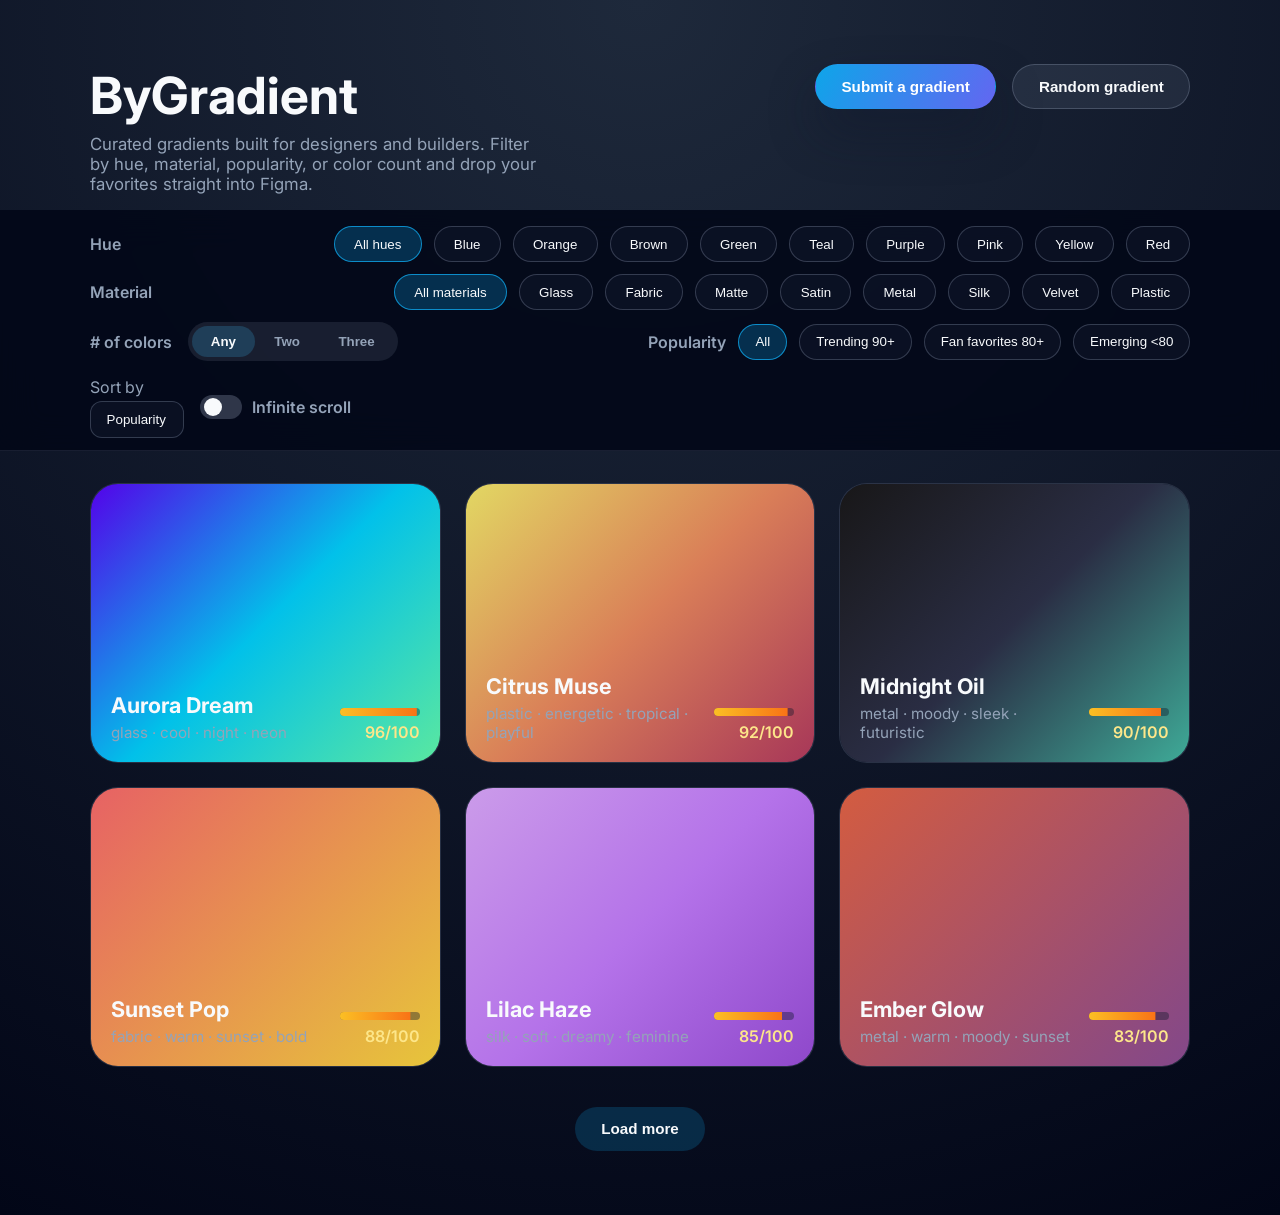
<file: resources/web/bygradient/index.html>
<!DOCTYPE html>
<html lang="en">
  <head>
    <meta charset="UTF-8" />
    <meta name="viewport" content="width=device-width, initial-scale=1.0" />
    <title>ByGradient · Gradient Gallery</title>
    <link rel="stylesheet" href="styles.css" />
    <link rel="preconnect" href="https://fonts.googleapis.com" />
    <link rel="preconnect" href="https://fonts.gstatic.com" crossorigin />
    <link
      href="https://fonts.googleapis.com/css2?family=Inter:wght@400;500;600;700&display=swap"
      rel="stylesheet"
    />
  </head>
  <body>
    <header class="hero">
      <div class="hero__content">
        <h1>ByGradient</h1>
        <p>
          Curated gradients built for designers and builders. Filter by hue, material, popularity, or color count and drop your favorites straight into Figma.
        </p>
      </div>
      <div class="hero__actions">
        <button class="primary-btn">Submit a gradient</button>
        <button class="secondary-btn">Random gradient</button>
      </div>
    </header>

    <section class="filters" aria-label="Gradient filters">
      <div class="filters__row filters__row--scroll">
        <span class="filters__label">Hue</span>
        <div class="filters__chips" id="hueChips"></div>
      </div>
      <div class="filters__row filters__row--scroll">
        <span class="filters__label">Material</span>
        <div class="filters__chips" id="materialChips"></div>
      </div>
      <div class="filters__row">
        <div class="segmented" role="group" aria-label="Number of colors">
          <span class="filters__label"># of colors</span>
          <div class="segmented__options" id="colorCountOptions">
            <button class="segmented__option active" data-count="all">Any</button>
            <button class="segmented__option" data-count="2">Two</button>
            <button class="segmented__option" data-count="3">Three</button>
          </div>
        </div>
        <div class="filters__group" aria-label="Popularity filter">
          <span class="filters__label">Popularity</span>
          <div class="filters__chips filters__chips--compact" id="popularityChips"></div>
        </div>
        <div class="filters__controls">
          <label class="select">
            <span>Sort by</span>
            <select id="sortSelect">
              <option value="popularity">Popularity</option>
              <option value="name">Name</option>
              <option value="material">Material</option>
            </select>
          </label>
          <label class="toggle">
            <input type="checkbox" id="infiniteToggle" />
            <span class="toggle__track"></span>
            <span class="toggle__label">Infinite scroll</span>
          </label>
        </div>
      </div>
    </section>

    <main>
      <section class="gallery" id="gallery" aria-live="polite"></section>
      <button id="loadMore" class="load-more">Load more</button>
    </main>

    <template id="gradientCardTemplate">
      <article class="gradient-card">
        <div class="gradient-card__preview"></div>
        <div class="gradient-card__meta">
          <div>
            <h2 class="gradient-card__title"></h2>
            <p class="gradient-card__tags"></p>
          </div>
          <div class="gradient-card__popularity" aria-label="Popularity score">
            <span class="gradient-card__popularity-bar"></span>
            <span class="gradient-card__popularity-value"></span>
          </div>
        </div>
        <div class="gradient-card__actions" aria-hidden="true">
          <button class="icon-btn" data-action="copy-css">Copy CSS</button>
          <button class="icon-btn" data-action="view">View details</button>
          <button class="icon-btn" data-action="figma">Add to Figma</button>
        </div>
      </article>
    </template>

    <script type="module" src="data.js"></script>
    <script type="module" src="script.js"></script>
  </body>
</html>
</file>
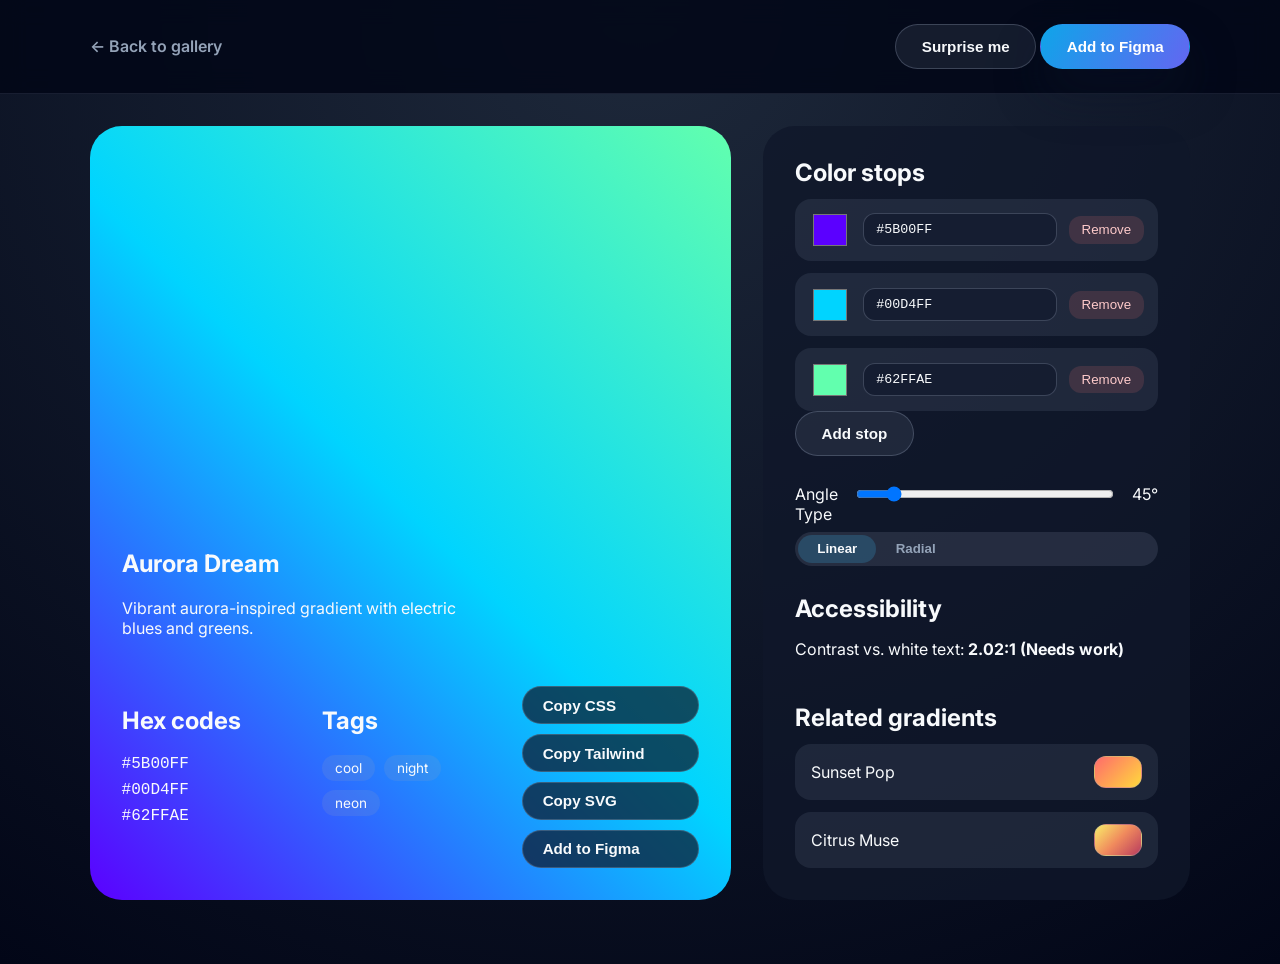
<file: resources/web/bygradient/gradient.html>
<!DOCTYPE html>
<html lang="en">
  <head>
    <meta charset="UTF-8" />
    <meta name="viewport" content="width=device-width, initial-scale=1.0" />
    <title>ByGradient · Gradient Detail</title>
    <link rel="stylesheet" href="styles.css" />
    <link rel="preconnect" href="https://fonts.googleapis.com" />
    <link rel="preconnect" href="https://fonts.gstatic.com" crossorigin />
    <link
      href="https://fonts.googleapis.com/css2?family=Inter:wght@400;500;600;700&display=swap"
      rel="stylesheet"
    />
  </head>
  <body class="detail">
    <header class="detail__header">
      <a class="back-link" href="./">← Back to gallery</a>
      <div class="detail__header-actions">
        <button class="secondary-btn" id="randomGradient">Surprise me</button>
        <button class="primary-btn" id="addToFigmaHeader">Add to Figma</button>
      </div>
    </header>

    <main class="detail__layout">
      <section class="detail__preview" id="gradientPreview">
        <div class="detail__preview-info">
          <h1 id="gradientName"></h1>
          <p id="gradientDescription"></p>
        </div>
        <div class="detail__meta">
          <div>
            <h2>Hex codes</h2>
            <ul id="hexList" class="detail__hex-list"></ul>
          </div>
          <div>
            <h2>Tags</h2>
            <div id="tagList" class="detail__tags"></div>
          </div>
          <div class="detail__quick-actions">
            <button class="icon-btn" data-copy="css">Copy CSS</button>
            <button class="icon-btn" data-copy="tailwind">Copy Tailwind</button>
            <button class="icon-btn" data-copy="svg">Copy SVG</button>
            <button class="icon-btn" id="detailAddToFigma">Add to Figma</button>
          </div>
        </div>
      </section>

      <aside class="detail__editor" aria-label="Gradient editor">
        <div class="editor-section">
          <h2>Color stops</h2>
          <div id="colorStops" class="color-stops"></div>
          <button class="secondary-btn" id="addStop">Add stop</button>
        </div>
        <div class="editor-section">
          <label class="slider">
            <span>Angle</span>
            <input type="range" id="angleSlider" min="0" max="360" value="45" />
            <span id="angleValue">45°</span>
          </label>
          <div class="toggle-group">
            <span>Type</span>
            <div class="toggle-group__buttons">
              <button class="toggle-group__button active" data-type="linear">Linear</button>
              <button class="toggle-group__button" data-type="radial">Radial</button>
            </div>
          </div>
        </div>
        <div class="editor-section">
          <h2>Accessibility</h2>
          <p>
            Contrast vs. white text: <strong id="contrastValue"></strong>
          </p>
        </div>
        <div class="editor-section">
          <h2>Related gradients</h2>
          <div id="relatedGradients" class="related-list"></div>
        </div>
      </aside>
    </main>

    <script type="module" src="data.js"></script>
    <script type="module" src="detail.js"></script>
  </body>
</html>
</file>
<file: resources/web/bygradient/styles.css>
:root {
  color-scheme: light dark;
  font-family: 'Inter', system-ui, -apple-system, BlinkMacSystemFont, 'Segoe UI',
    sans-serif;
  --bg: #0f172a;
  --card-bg: rgba(15, 23, 42, 0.6);
  --card-border: rgba(148, 163, 184, 0.2);
  --surface: rgba(15, 23, 42, 0.8);
  --muted: #94a3b8;
  --text: #f8fafc;
  --accent: #38bdf8;
  --accent-soft: rgba(56, 189, 248, 0.15);
  --shadow: 0 24px 48px rgba(15, 23, 42, 0.4);
}

* {
  box-sizing: border-box;
}

body {
  margin: 0;
  background: radial-gradient(circle at top, #1e293b, #020617);
  color: var(--text);
  min-height: 100vh;
}

.sr-status {
  position: absolute;
  width: 1px;
  height: 1px;
  padding: 0;
  margin: -1px;
  overflow: hidden;
  clip: rect(0, 0, 0, 0);
  white-space: nowrap;
  border: 0;
}

a {
  color: inherit;
  text-decoration: none;
}

.hero {
  display: flex;
  justify-content: space-between;
  gap: 2rem;
  padding: clamp(2rem, 6vw, 4rem) clamp(2rem, 7vw, 6rem) 1rem;
}

.hero__content h1 {
  margin: 0 0 0.5rem;
  font-size: clamp(2.5rem, 4vw, 3.5rem);
}

.hero__content p {
  margin: 0;
  color: var(--muted);
  max-width: 42ch;
  font-size: 1.05rem;
}

.hero__actions {
  display: flex;
  gap: 1rem;
  align-items: flex-start;
}

.primary-btn,
.secondary-btn,
.icon-btn,
.load-more {
  border-radius: 999px;
  border: 1px solid transparent;
  padding: 0.8rem 1.6rem;
  font-weight: 600;
  font-size: 0.95rem;
  cursor: pointer;
  transition: transform 0.2s ease, box-shadow 0.2s ease;
}

.primary-btn {
  background: linear-gradient(120deg, #0ea5e9, #6366f1);
  color: white;
  box-shadow: var(--shadow);
}

.secondary-btn {
  background: rgba(148, 163, 184, 0.12);
  color: var(--text);
  border-color: rgba(148, 163, 184, 0.3);
}

.icon-btn {
  padding: 0.6rem 1.2rem;
  border-radius: 999px;
  background: rgba(15, 23, 42, 0.72);
  border-color: rgba(148, 163, 184, 0.32);
  color: var(--text);
  display: inline-flex;
  align-items: center;
  gap: 0.5rem;
}

.primary-btn:hover,
.secondary-btn:hover,
.icon-btn:hover,
.load-more:hover {
  transform: translateY(-1px);
  box-shadow: 0 16px 32px rgba(14, 165, 233, 0.25);
}

.filters {
  position: sticky;
  top: 0;
  backdrop-filter: blur(18px);
  background: rgba(2, 6, 23, 0.85);
  padding: 1rem clamp(2rem, 7vw, 6rem) 0.75rem;
  z-index: 10;
  border-bottom: 1px solid rgba(148, 163, 184, 0.15);
  display: flex;
  flex-direction: column;
  gap: 0.75rem;
}

.filters__row {
  display: flex;
  align-items: center;
  justify-content: space-between;
  gap: 1rem;
  flex-wrap: wrap;
}

.filters__row--scroll {
  overflow-x: auto;
  scrollbar-width: thin;
  gap: 1.5rem;
}

.filters__label {
  font-weight: 600;
  color: var(--muted);
  white-space: nowrap;
}

.filters__chips {
  display: flex;
  gap: 0.75rem;
  min-width: max-content;
}

.filters__chips--compact .chip {
  padding-inline: 1rem;
}

.filters__group {
  display: flex;
  align-items: center;
  gap: 0.75rem;
  flex-wrap: wrap;
}

.filters__group .filters__chips {
  flex-wrap: wrap;
  min-width: auto;
}

.chip {
  padding: 0.6rem 1.2rem;
  border-radius: 999px;
  border: 1px solid rgba(148, 163, 184, 0.3);
  background: rgba(15, 23, 42, 0.6);
  color: var(--text);
  font-weight: 500;
  cursor: pointer;
  transition: border-color 0.2s ease, background 0.2s ease;
}

.chip.active {
  border-color: rgba(14, 165, 233, 0.8);
  background: rgba(14, 165, 233, 0.25);
}

.segmented {
  display: flex;
  align-items: center;
  gap: 1rem;
}

.segmented__options {
  display: inline-flex;
  border-radius: 999px;
  background: rgba(148, 163, 184, 0.14);
  padding: 0.25rem;
}

.segmented__option {
  border: none;
  background: transparent;
  color: var(--muted);
  padding: 0.5rem 1.2rem;
  border-radius: 999px;
  font-weight: 600;
  cursor: pointer;
}

.segmented__option.active {
  background: rgba(56, 189, 248, 0.2);
  color: var(--text);
}

.select {
  display: flex;
  flex-direction: column;
  gap: 0.25rem;
  color: var(--muted);
}

.select select {
  appearance: none;
  background: rgba(15, 23, 42, 0.6);
  border: 1px solid rgba(148, 163, 184, 0.3);
  color: var(--text);
  padding: 0.6rem 1rem;
  border-radius: 0.75rem;
  font-weight: 500;
}

.filters__controls {
  display: flex;
  align-items: center;
  gap: 1rem;
}

.toggle {
  display: inline-flex;
  align-items: center;
  gap: 0.65rem;
  cursor: pointer;
  color: var(--muted);
}

.toggle input {
  display: none;
}

.toggle__track {
  width: 42px;
  height: 24px;
  border-radius: 999px;
  background: rgba(148, 163, 184, 0.3);
  position: relative;
  transition: background 0.2s ease;
}

.toggle__track::after {
  content: '';
  position: absolute;
  width: 18px;
  height: 18px;
  border-radius: 999px;
  background: var(--text);
  top: 3px;
  left: 4px;
  transition: transform 0.2s ease;
}

.toggle input:checked + .toggle__track {
  background: rgba(14, 165, 233, 0.6);
}

.toggle input:checked + .toggle__track::after {
  transform: translateX(18px);
}

.toggle__label {
  font-weight: 600;
}

main {
  padding: 2rem clamp(2rem, 7vw, 6rem) 4rem;
}

.gallery {
  display: grid;
  grid-template-columns: repeat(auto-fill, minmax(260px, 1fr));
  gap: 1.5rem;
}

.empty-state {
  grid-column: 1 / -1;
  text-align: center;
  color: var(--muted);
  padding: 2rem 0;
}

.gradient-card {
  position: relative;
  border-radius: 1.75rem;
  overflow: hidden;
  background: var(--card-bg);
  border: 1px solid var(--card-border);
  min-height: 280px;
  display: flex;
  flex-direction: column;
  justify-content: flex-end;
  padding: 1.25rem;
  gap: 1rem;
  transition: transform 0.3s ease, box-shadow 0.3s ease;
}

.gradient-card:hover {
  transform: translateY(-4px);
  box-shadow: var(--shadow);
}

.gradient-card__preview {
  position: absolute;
  inset: 0;
  z-index: 0;
  opacity: 0.9;
}

.gradient-card__meta {
  position: relative;
  z-index: 1;
  display: flex;
  justify-content: space-between;
  align-items: flex-end;
  gap: 1rem;
}

.gradient-card__title {
  margin: 0;
  font-size: 1.35rem;
}

.gradient-card__tags {
  margin: 0.3rem 0 0;
  color: var(--muted);
  font-size: 0.95rem;
}

.gradient-card__popularity {
  display: flex;
  flex-direction: column;
  align-items: flex-end;
  gap: 0.35rem;
}

.gradient-card__popularity-bar {
  width: 80px;
  height: 8px;
  border-radius: 999px;
  background: rgba(15, 23, 42, 0.4);
  overflow: hidden;
  position: relative;
}

.gradient-card__popularity-bar::after {
  content: '';
  position: absolute;
  inset: 0;
  background: linear-gradient(90deg, #fbbf24, #f97316);
  transform-origin: left;
  transform: scaleX(var(--popularity, 0.5));
}

.gradient-card__popularity-value {
  font-weight: 600;
  color: #fde68a;
}

.gradient-card__actions {
  position: absolute;
  inset: auto 1rem 1rem 1rem;
  display: flex;
  gap: 0.75rem;
  opacity: 0;
  transform: translateY(6px);
  transition: opacity 0.2s ease, transform 0.2s ease;
  z-index: 2;
}

.gradient-card:hover .gradient-card__actions,
.gradient-card:focus-within .gradient-card__actions {
  opacity: 1;
  transform: translateY(0);
}

.load-more {
  margin: 2.5rem auto 0;
  display: block;
  background: rgba(14, 165, 233, 0.2);
  color: var(--text);
}

.detail__header {
  display: flex;
  justify-content: space-between;
  align-items: center;
  padding: 1.5rem clamp(2rem, 7vw, 6rem);
  border-bottom: 1px solid rgba(148, 163, 184, 0.15);
  backdrop-filter: blur(12px);
  background: rgba(2, 6, 23, 0.85);
  position: sticky;
  top: 0;
  z-index: 10;
}

.back-link {
  font-weight: 600;
  color: var(--muted);
}

.detail__layout {
  padding: 2rem clamp(2rem, 7vw, 6rem) 4rem;
  display: grid;
  gap: 2rem;
  grid-template-columns: minmax(0, 3fr) minmax(0, 2fr);
}

.detail__preview {
  background: var(--surface);
  border-radius: 2rem;
  position: relative;
  min-height: 60vh;
  display: flex;
  flex-direction: column;
  justify-content: flex-end;
  overflow: hidden;
  padding: 2rem;
  gap: 2rem;
}

.detail__preview-info {
  max-width: 60%;
}

.detail__meta {
  display: grid;
  grid-template-columns: repeat(auto-fit, minmax(160px, 1fr));
  gap: 1.5rem;
}

.detail__hex-list {
  list-style: none;
  padding: 0;
  margin: 0;
  display: flex;
  flex-direction: column;
  gap: 0.5rem;
  font-family: 'JetBrains Mono', 'Fira Code', monospace;
}

.detail__tags {
  display: flex;
  flex-wrap: wrap;
  gap: 0.6rem;
}

.detail__tags span {
  padding: 0.3rem 0.8rem;
  border-radius: 999px;
  background: rgba(148, 163, 184, 0.16);
  font-size: 0.85rem;
}

.detail__quick-actions {
  display: flex;
  flex-direction: column;
  gap: 0.6rem;
}

.detail__editor {
  background: var(--surface);
  border-radius: 2rem;
  padding: 2rem;
  display: flex;
  flex-direction: column;
  gap: 1.75rem;
  min-height: 60vh;
}

.editor-section h2 {
  margin-top: 0;
  margin-bottom: 0.75rem;
}

.color-stops {
  display: flex;
  flex-direction: column;
  gap: 0.75rem;
}

.color-stop {
  display: flex;
  align-items: center;
  gap: 0.75rem;
  background: rgba(148, 163, 184, 0.12);
  padding: 0.65rem 0.9rem;
  border-radius: 1rem;
}

.color-stop input[type='color'] {
  width: 42px;
  height: 42px;
  border: none;
  background: transparent;
}

.color-stop input[type='text'] {
  flex: 1;
  background: rgba(15, 23, 42, 0.6);
  border: 1px solid rgba(148, 163, 184, 0.3);
  border-radius: 0.75rem;
  padding: 0.5rem 0.75rem;
  color: var(--text);
  font-family: 'JetBrains Mono', 'Fira Code', monospace;
}

.color-stop button {
  border: none;
  background: rgba(248, 113, 113, 0.15);
  color: #fecaca;
  border-radius: 0.75rem;
  padding: 0.4rem 0.8rem;
  cursor: pointer;
}

.slider {
  display: flex;
  align-items: center;
  gap: 1rem;
}

.slider input[type='range'] {
  flex: 1;
}

.toggle-group {
  display: flex;
  flex-direction: column;
  gap: 0.5rem;
}

.toggle-group__buttons {
  display: inline-flex;
  background: rgba(148, 163, 184, 0.16);
  border-radius: 999px;
  padding: 0.2rem;
}

.toggle-group__button {
  border: none;
  background: transparent;
  color: var(--muted);
  padding: 0.4rem 1.2rem;
  border-radius: 999px;
  font-weight: 600;
  cursor: pointer;
}

.toggle-group__button.active {
  background: rgba(56, 189, 248, 0.2);
  color: var(--text);
}

.related-list {
  display: grid;
  gap: 0.75rem;
}

.related-item {
  display: flex;
  align-items: center;
  justify-content: space-between;
  background: rgba(148, 163, 184, 0.12);
  padding: 0.75rem 1rem;
  border-radius: 1rem;
}

.related-item__preview {
  width: 48px;
  height: 32px;
  border-radius: 0.75rem;
  border: 1px solid rgba(148, 163, 184, 0.3);
}

@media (max-width: 1024px) {
  .hero,
  .filters,
  main,
  .detail__layout,
  .detail__header {
    padding-left: clamp(1rem, 4vw, 3rem);
    padding-right: clamp(1rem, 4vw, 3rem);
  }

  .detail__layout {
    grid-template-columns: 1fr;
  }

  .detail__preview {
    min-height: 50vh;
  }

  .detail__preview-info {
    max-width: 100%;
  }
}

@media (max-width: 768px) {
  .hero {
    flex-direction: column;
  }

  .hero__actions {
    align-self: flex-start;
  }

  .filters__controls {
    flex-direction: column;
    align-items: flex-start;
  }

  .gradient-card__actions {
    position: static;
    opacity: 1;
    transform: none;
    flex-wrap: wrap;
  }
}
</file>
